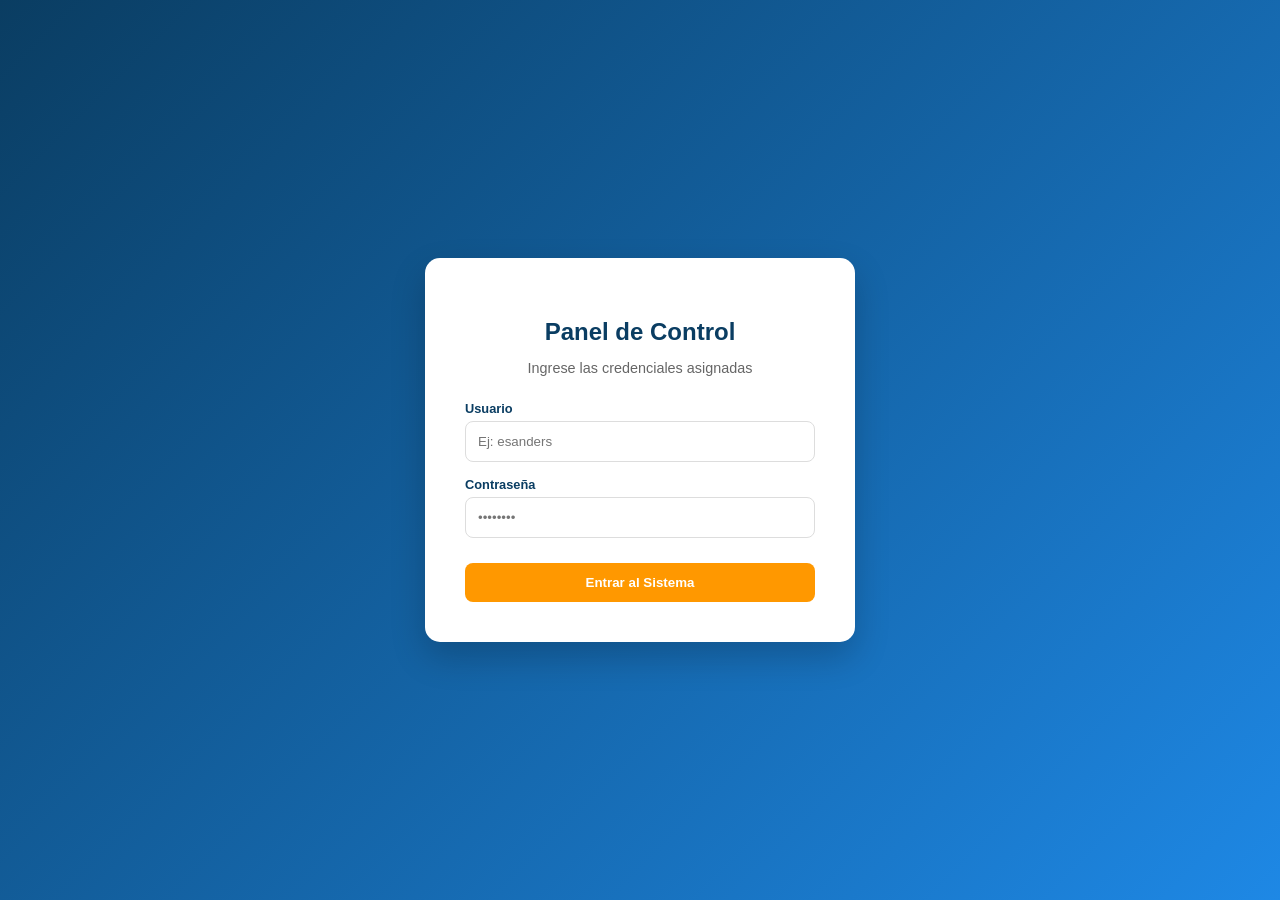
<file: index.html>
<!DOCTYPE html>
<html lang="es">
<head>
    <meta charset="UTF-8">
    <meta name="viewport" content="width=device-width, initial-scale=1.0">
    <title>Login Administrativo | Brillo Express</title>
    <style>
        :root {
            --primary: #0a3d62;
            --accent: #ff9800;
        }
        body {
            font-family: 'Segoe UI', Tahoma, Geneva, Verdana, sans-serif;
            background: linear-gradient(135deg, #0a3d62 0%, #1e88e5 100%);
            display: flex;
            justify-content: center;
            align-items: center;
            height: 100vh;
            margin: 0;
        }
        .login-card {
            background: white;
            padding: 40px;
            border-radius: 15px;
            box-shadow: 0 15px 35px rgba(0,0,0,0.2);
            width: 100%;
            max-width: 350px;
            text-align: center;
        }
        h2 { color: var(--primary); margin-bottom: 10px; }
        p { color: #666; font-size: 0.9rem; margin-bottom: 25px; }
        .input-group { text-align: left; margin-bottom: 15px; }
        label { display: block; font-size: 0.8rem; font-weight: bold; color: var(--primary); margin-bottom: 5px; }
        input {
            width: 100%;
            padding: 12px;
            border: 1px solid #ddd;
            border-radius: 8px;
            box-sizing: border-box;
        }
        button {
            width: 100%;
            padding: 12px;
            background: var(--accent);
            color: white;
            border: none;
            border-radius: 8px;
            font-weight: bold;
            cursor: pointer;
            transition: 0.3s;
            margin-top: 10px;
        }
        button:hover { background: #e68900; transform: translateY(-2px); }
        #error-msg {
            color: #d63031;
            font-size: 0.8rem;
            margin-top: 15px;
            display: none;
        }
    </style>
</head>
<body>
    <div class="login-card">
        <h2>Panel de Control</h2>
        <p>Ingrese las credenciales asignadas</p>
        <div class="input-group">
            <label>Usuario</label>
            <input type="text" id="usuario" placeholder="Ej: esanders">
        </div>
        <div class="input-group">
            <label>Contraseña</label>
            <input type="password" id="password" placeholder="••••••••">
        </div>
        <button onclick="validarAcceso()">Entrar al Sistema</button>
        <div id="error-msg">❌ Usuario o clave incorrectos. Intente de nuevo.</div>
    </div>

    <script>
        function validarAcceso() {
            const user = document.getElementById('usuario').value;
            const pass = document.getElementById('password').value;
            const error = document.getElementById('error-msg');

            // Esta línea es la que hace la magia de llevarte a la otra página
            if (user === "esanders" && pass === "Uth2@261!") {
                window.location.href = "inicio.html";
            } else {
                error.style.display = "block";
                document.getElementById('password').value = "";
            }
        }
    </script>
</body>
</html>
</file>
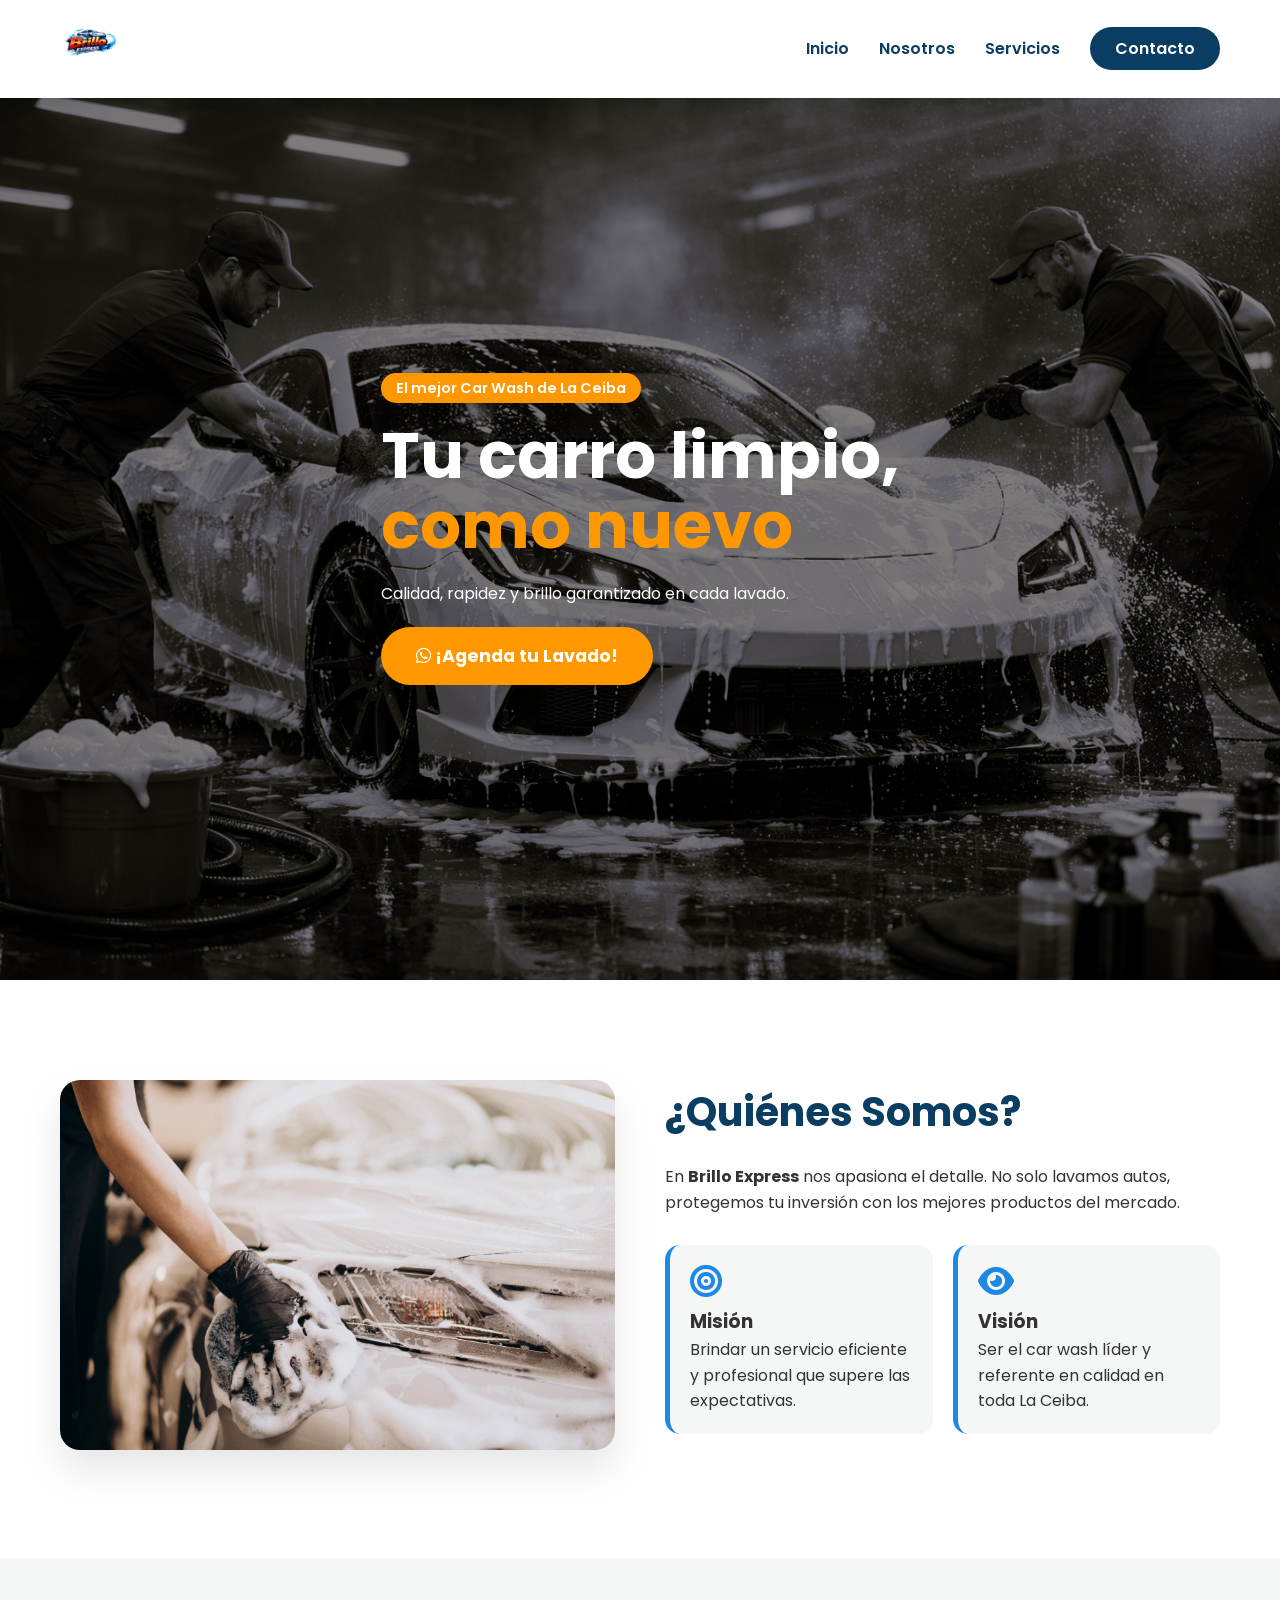
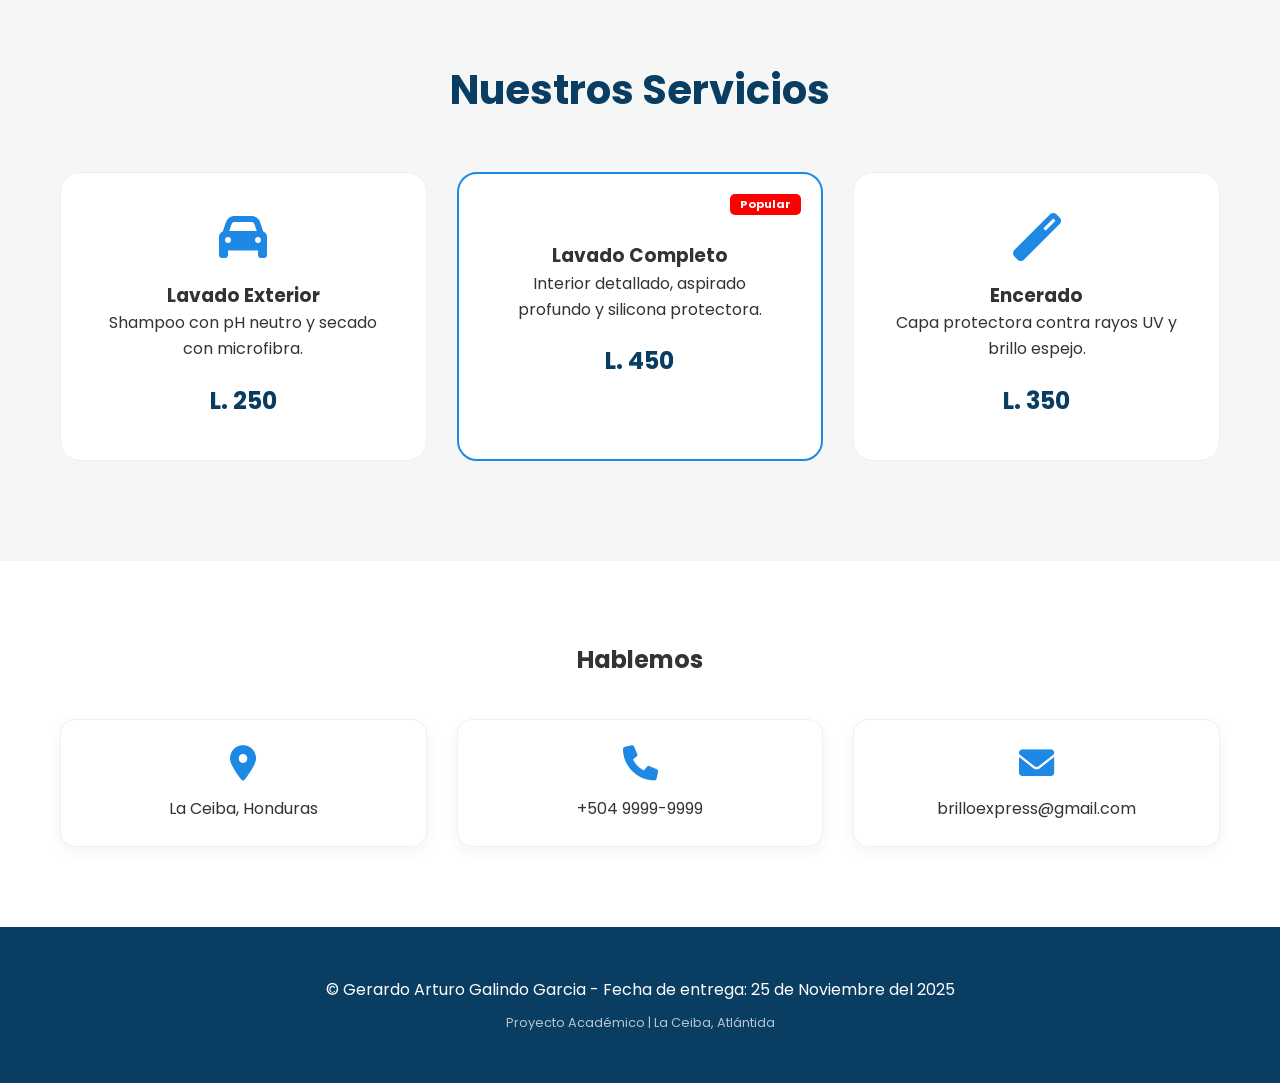
<file: home.html>
<!DOCTYPE html>
<html lang="es">
<head>
    <meta charset="UTF-8">
    <meta name="viewport" content="width=device-width, initial-scale=1.0">
    <title>Brillo Express | Lavado Profesional en La Ceiba</title>
    <link rel="stylesheet" href="style.css">
    <link href="https://fonts.googleapis.com/css2?family=Poppins:wght@300;400;600;700&display=swap" rel="stylesheet">
    <link rel="stylesheet" href="https://cdnjs.cloudflare.com/ajax/libs/font-awesome/6.0.0/css/all.min.css">
</head>
<body>

<header>
    <div class="container header-flex">
        <div class="logo-wrapper">
            <img src="Imagenes/Logo.png" alt="Brillo Express Logo" class="logo">
        </div>
        <nav>
            <ul class="nav-links">
                <li><a href="#inicio">Inicio</a></li>
                <li><a href="#nosotros">Nosotros</a></li>
                <li><a href="#servicios">Servicios</a></li>
                <li><a href="#contacto" class="btn-nav">Contacto</a></li>
            </ul>
        </nav>
    </div>
</header>

<section id="inicio" class="hero">
    <div class="hero-overlay">
        <div class="container">
            <div class="hero-content">
                <span class="badge">El mejor Car Wash de La Ceiba</span>
                <h1>Tu carro limpio, <br><span class="highlight">como nuevo</span></h1>
                <p>Calidad, rapidez y brillo garantizado en cada lavado.</p>
                <div class="hero-btns">
                    <a href="https://wa.me/50499999999" target="_blank" class="btn-primary">
                        <i class="fab fa-whatsapp"></i> ¡Agenda tu Lavado!
                    </a>
                </div>
            </div>
        </div>
    </div>
</section>

<section id="nosotros">
    <div class="container">
        <div class="grid-nosotros">
            <div class="nosotros-img-container">
                <img src="Imagenes/imagen1.jpg" alt="Nuestro Equipo" class="nosotros-img">
            </div>
            <div class="nosotros-text">
                <h2>¿Quiénes Somos?</h2>
                <p>En <strong>Brillo Express</strong> nos apasiona el detalle. No solo lavamos autos, protegemos tu inversión con los mejores productos del mercado.</p>
                <div class="mision-vision">
                    <div class="mv-card">
                        <i class="fas fa-bullseye"></i>
                        <h3>Misión</h3>
                        <p>Brindar un servicio eficiente y profesional que supere las expectativas.</p>
                    </div>
                    <div class="mv-card">
                        <i class="fas fa-eye"></i>
                        <h3>Visión</h3>
                        <p>Ser el car wash líder y referente en calidad en toda La Ceiba.</p>
                    </div>
                </div>
            </div>
        </div>
    </div>
</section>

<section id="servicios" class="bg-light">
    <div class="container">
        <h2 class="section-title">Nuestros Servicios</h2>
        <div class="cards-grid">
            <div class="card">
                <i class="fas fa-car"></i>
                <h3>Lavado Exterior</h3>
                <p>Shampoo con pH neutro y secado con microfibra.</p>
                <span class="price">L. 250</span>
            </div>
            <div class="card featured">
                <div class="pop-tag">Popular</div>
                <i class="fas fa-shining"></i>
                <h3>Lavado Completo</h3>
                <p>Interior detallado, aspirado profundo y silicona protectora.</p>
                <span class="price">L. 450</span>
            </div>
            <div class="card">
                <i class="fas fa-magic"></i>
                <h3>Encerado</h3>
                <p>Capa protectora contra rayos UV y brillo espejo.</p>
                <span class="price">L. 350</span>
            </div>
        </div>
    </div>
</section>

<section id="contacto">
    <div class="container">
        <div class="contacto-wrapper">
            <h2>Hablemos</h2>
            <div class="info-grid">
                <div class="info-item">
                    <i class="fas fa-location-dot"></i>
                    <p>La Ceiba, Honduras</p>
                </div>
                <div class="info-item">
                    <i class="fas fa-phone"></i>
                    <p>+504 9999-9999</p>
                </div>
                <div class="info-item">
                    <i class="fas fa-envelope"></i>
                    <p>brilloexpress@gmail.com</p>
                </div>
            </div>
        </div>
    </div>
</section>

<footer>
    <div class="container">
        <p>© Gerardo Arturo Galindo Garcia - Fecha de entrega: 25 de Noviembre del 2025</p>
        <p class="small">Proyecto Académico | La Ceiba, Atlántida</p>
    </div>
</footer>

</body>
</html>
</file>
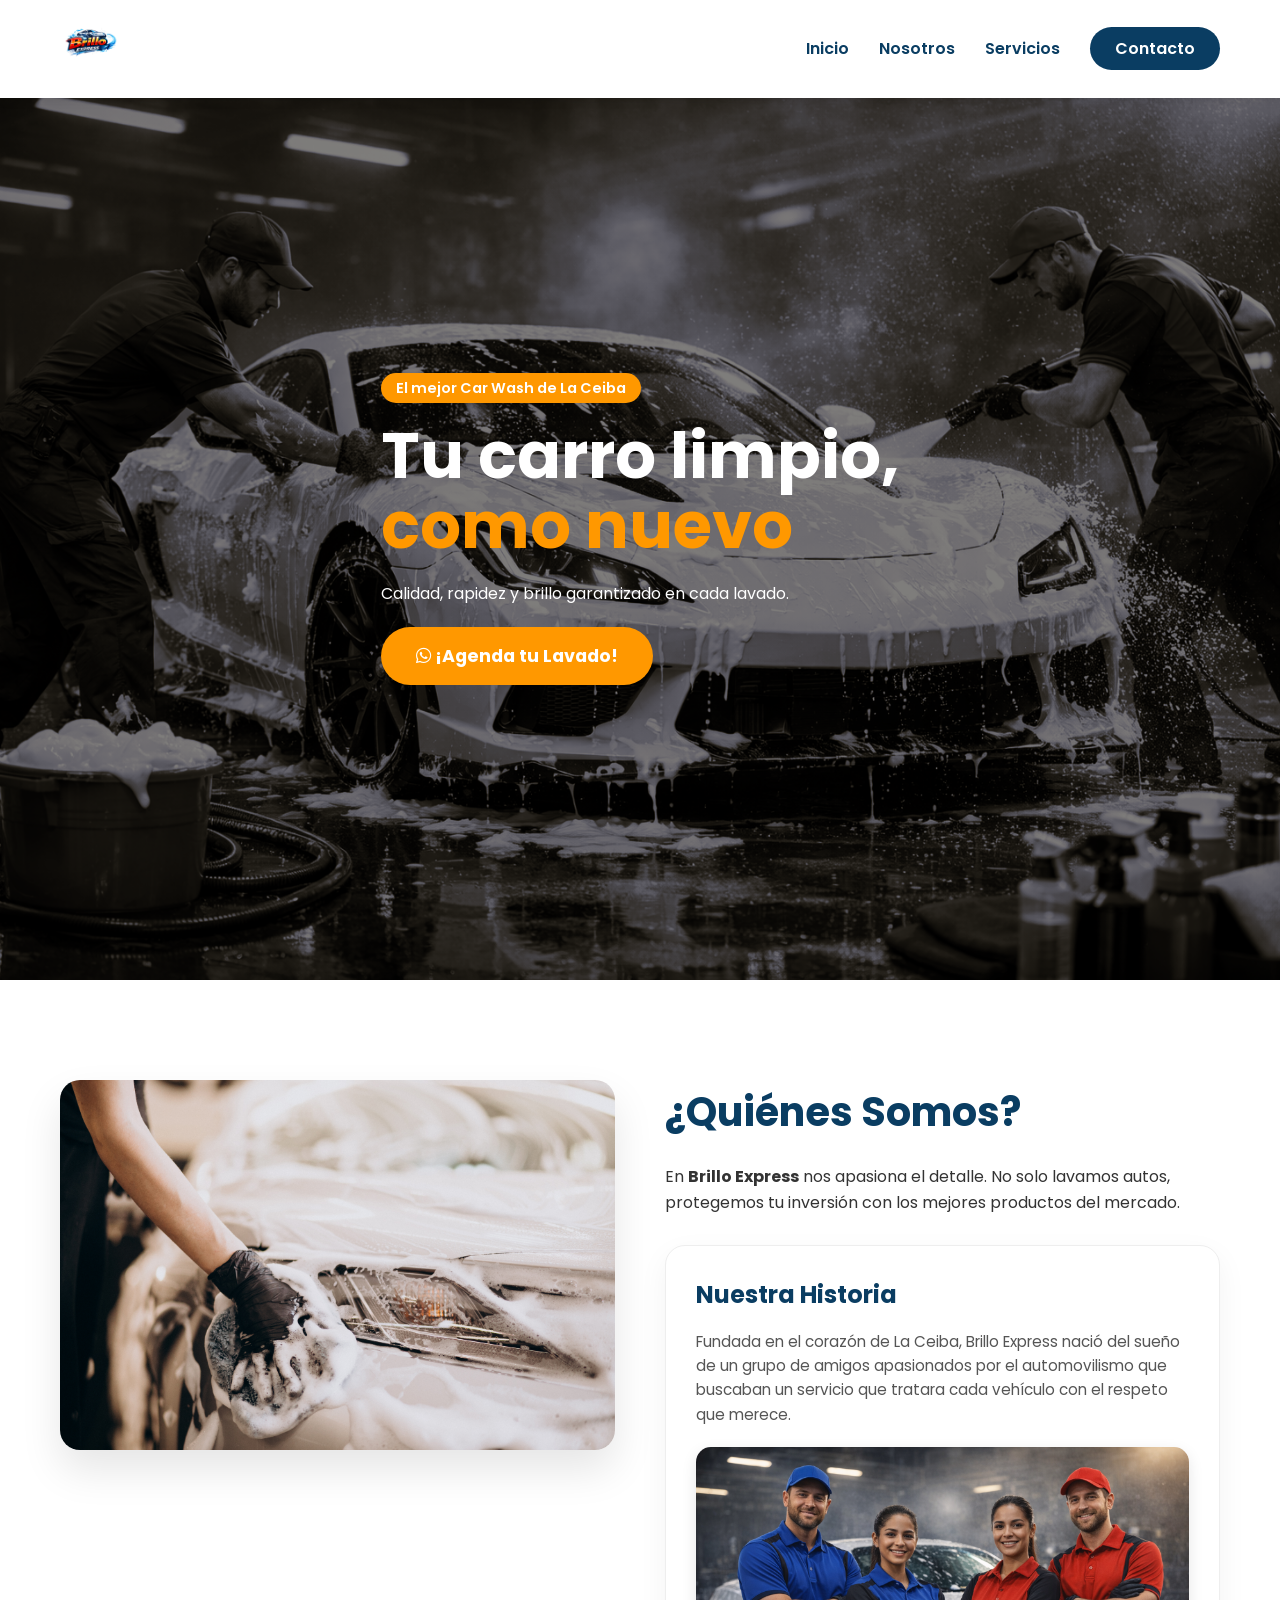
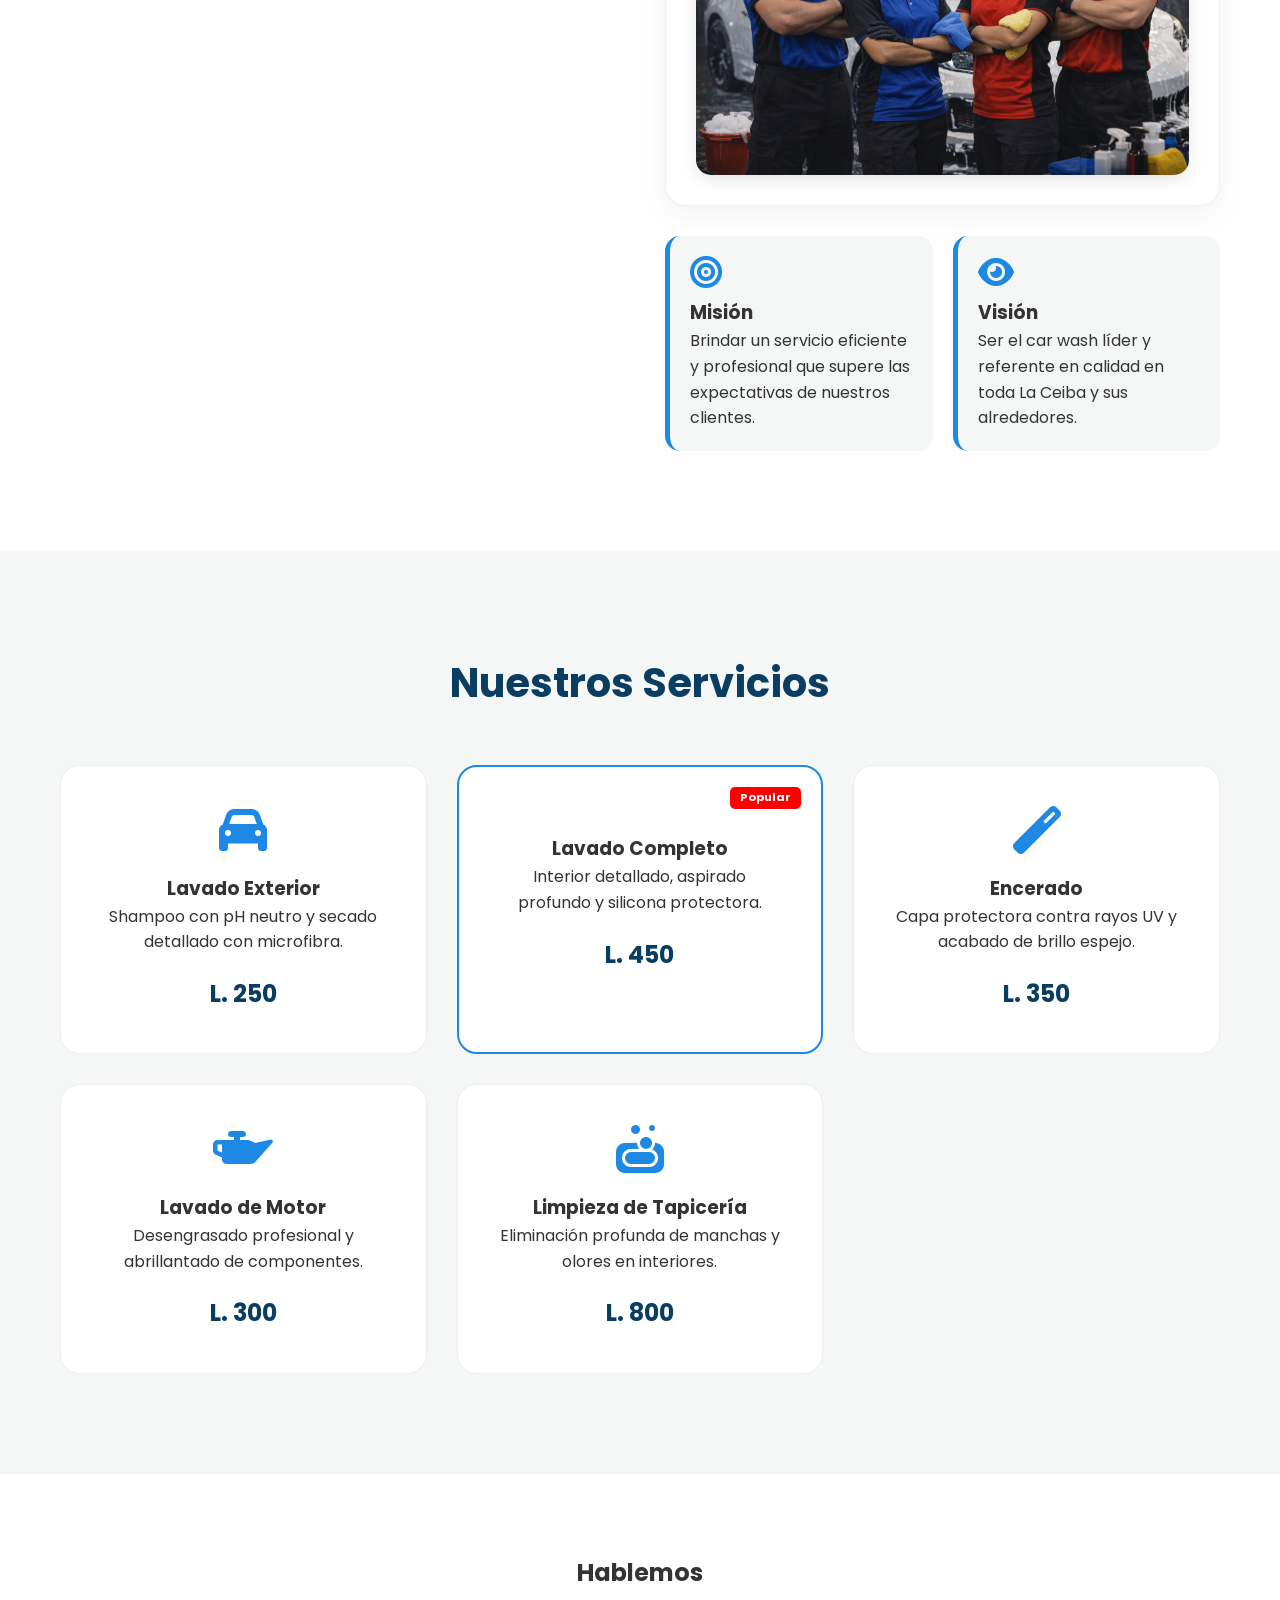
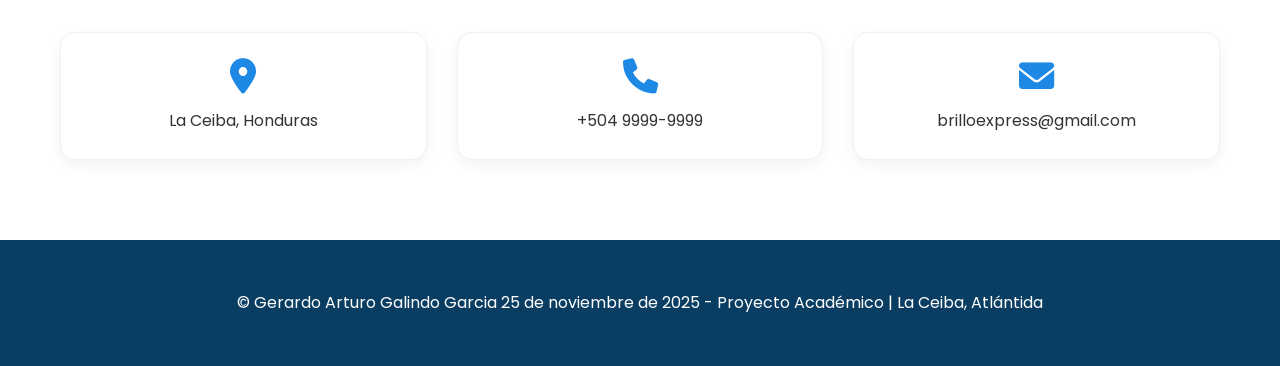
<file: inicio.html>
<!DOCTYPE html>
<html lang="es">
<head>
    <meta charset="UTF-8">
    <meta name="viewport" content="width=device-width, initial-scale=1.0">
    <title>Brillo Express | Lavado Profesional en La Ceiba</title>
    <link rel="stylesheet" href="style.css">
    <link href="https://fonts.googleapis.com/css2?family=Poppins:wght@300;400;600;700&display=swap" rel="stylesheet">
    <link rel="stylesheet" href="https://cdnjs.cloudflare.com/ajax/libs/font-awesome/6.0.0/css/all.min.css">
    <style>
        .hero {
            /* Ruta corregida según tu estructura: Imagenes/Fondo.png */
            background: #2c3e50 url('Imagenes/Fondo.png') no-repeat center center/cover;
            min-height: 80vh;
        }
    </style>
</head>
<body>

<header>
    <div class="container header-flex">
        <div class="logo-wrapper">
            <img src="Imagenes/Logo.png" alt="Brillo Express Logo" class="logo">
        </div>
        <nav>
            <ul class="nav-links">
                <li><a href="#inicio">Inicio</a></li>
                <li><a href="#nosotros">Nosotros</a></li>
                <li><a href="#servicios">Servicios</a></li>
                <li><a href="#contacto" class="btn-nav">Contacto</a></li>
            </ul>
        </nav>
    </div>
</header>

<section id="inicio" class="hero">
    <div class="hero-overlay">
        <div class="container">
            <div class="hero-content">
                <span class="badge">El mejor Car Wash de La Ceiba</span>
                <h1>Tu carro limpio, <br><span class="highlight">como nuevo</span></h1>
                <p>Calidad, rapidez y brillo garantizado en cada lavado.</p>
                <div class="hero-btns">
                    <a href="https://wa.me/50499999999" target="_blank" class="btn-primary">
                        <i class="fab fa-whatsapp"></i> ¡Agenda tu Lavado!
                    </a>
                </div>
            </div>
        </div>
    </div>
</section>

<section id="nosotros">
    <div class="container">
        <div class="grid-nosotros">
            <div class="nosotros-img-container">
                <img src="Imagenes/imagen1.jpg" alt="Nuestro Equipo" class="nosotros-img">
            </div>
            <div class="nosotros-text">
                <h2>¿Quiénes Somos?</h2>
                <p>En <strong>Brillo Express</strong> nos apasiona el detalle. No solo lavamos autos, protegemos tu inversión con los mejores productos del mercado.</p>
                
                <div class="historia-box">
                    <h3>Nuestra Historia</h3>
                    <p>
                        Fundada en el corazón de La Ceiba, Brillo Express nació del sueño de un grupo de amigos apasionados por el automovilismo que buscaban un servicio que tratara cada vehículo con el respeto que merece.
                    </p>
                    <img src="Imagenes/Grupo.png" alt="Equipo Brillo Express" class="historia-img">
                </div>

                <div class="mision-vision">
                    <div class="mv-card">
                        <i class="fas fa-bullseye"></i>
                        <h3>Misión</h3>
                        <p>Brindar un servicio eficiente y profesional que supere las expectativas de nuestros clientes.</p>
                    </div>
                    <div class="mv-card">
                        <i class="fas fa-eye"></i>
                        <h3>Visión</h3>
                        <p>Ser el car wash líder y referente en calidad en toda La Ceiba y sus alrededores.</p>
                    </div>
                </div>
            </div>
        </div>
    </div>
</section>

<section id="servicios" class="bg-light">
    <div class="container">
        <h2 class="section-title">Nuestros Servicios</h2>
        <div class="cards-grid">
            <div class="card">
                <i class="fas fa-car"></i>
                <h3>Lavado Exterior</h3>
                <p>Shampoo con pH neutro y secado detallado con microfibra.</p>
                <span class="price">L. 250</span>
            </div>
            <div class="card featured">
                <div class="pop-tag">Popular</div>
                <i class="fas fa-shining"></i>
                <h3>Lavado Completo</h3>
                <p>Interior detallado, aspirado profundo y silicona protectora.</p>
                <span class="price">L. 450</span>
            </div>
            <div class="card">
                <i class="fas fa-magic"></i>
                <h3>Encerado</h3>
                <p>Capa protectora contra rayos UV y acabado de brillo espejo.</p>
                <span class="price">L. 350</span>
            </div>
            <div class="card">
                <i class="fas fa-oil-can"></i>
                <h3>Lavado de Motor</h3>
                <p>Desengrasado profesional y abrillantado de componentes.</p>
                <span class="price">L. 300</span>
            </div>
            <div class="card">
                <i class="fas fa-soap"></i>
                <h3>Limpieza de Tapicería</h3>
                <p>Eliminación profunda de manchas y olores en interiores.</p>
                <span class="price">L. 800</span>
            </div>
        </div>
    </div>
</section>

<section id="contacto">
    <div class="container">
        <div class="contacto-wrapper">
            <h2>Hablemos</h2>
            <div class="info-grid">
                <div class="info-item">
                    <i class="fas fa-location-dot"></i>
                    <p>La Ceiba, Honduras</p>
                </div>
                <div class="info-item">
                    <i class="fas fa-phone"></i>
                    <p>+504 9999-9999</p>
                </div>
                <div class="info-item">
                    <i class="fas fa-envelope"></i>
                    <p>brilloexpress@gmail.com</p>
                </div>
            </div>
        </div>
    </div>
</section>

<footer>
    <div class="container">
        <p>© Gerardo Arturo Galindo Garcia 25 de noviembre de 2025 - Proyecto Académico | La Ceiba, Atlántida</p>
    </div>
</footer>

</body>
</html>
</file>
<file: style.css>
:root {
    --primary: #0a3d62;
    --secondary: #1e88e5;
    --accent: #ff9800;
    --light: #f4f7f6;
    --dark: #333;
    --white: #ffffff;
}

* {
    margin: 0;
    padding: 0;
    box-sizing: border-box;
}

body {
    font-family: 'Poppins', sans-serif;
    line-height: 1.6;
    color: var(--dark);
    scroll-behavior: smooth;
}

.container {
    max-width: 1200px;
    margin: 0 auto;
    padding: 0 20px;
}

header {
    background: var(--white);
    padding: 15px 0;
    position: fixed;
    width: 100%;
    top: 0;
    z-index: 1000;
    box-shadow: 0 2px 10px rgba(0,0,0,0.1);
}

.header-flex {
    display: flex;
    justify-content: space-between;
    align-items: center;
}

.logo {
    height: 60px;
}

.nav-links {
    display: flex;
    list-style: none;
    gap: 30px;
    align-items: center;
}

.nav-links a {
    text-decoration: none;
    color: var(--primary);
    font-weight: 600;
    transition: 0.3s;
}

.nav-links a:hover {
    color: var(--secondary);
}

.btn-nav {
    background: var(--primary);
    color: var(--white) !important;
    padding: 10px 25px;
    border-radius: 50px;
}

/* HERO SECTION - CORREGIDO */
.hero {
    height: 100vh;
    /* Se corrigió el error de dedo para que cargue Fondo.png */
    background: url('Imagenes/Fondo.png') no-repeat center center/cover;
    margin-top: 80px;
}

.hero-overlay {
    height: 100%;
    background: rgba(0, 0, 0, 0.5);
    display: flex;
    align-items: center;
}

.hero-content {
    color: var(--white);
    max-width: 700px;
}

.badge {
    background: var(--accent);
    padding: 5px 15px;
    border-radius: 20px;
    font-size: 0.9rem;
    font-weight: 600;
}

.hero h1 {
    font-size: 4rem;
    margin: 20px 0;
    line-height: 1.1;
}

.highlight {
    color: var(--accent);
}

.btn-primary {
    display: inline-block;
    background: var(--accent);
    color: var(--white);
    padding: 15px 35px;
    border-radius: 50px;
    text-decoration: none;
    font-weight: 700;
    font-size: 1.1rem;
    transition: 0.3s;
    margin-top: 20px;
}

.btn-primary:hover {
    transform: translateY(-3px);
    box-shadow: 0 10px 20px rgba(0,0,0,0.2);
}

#nosotros {
    padding: 100px 0;
}

.grid-nosotros {
    display: grid;
    grid-template-columns: 1fr 1fr;
    gap: 50px;
    align-items: start;
}

.nosotros-img {
    width: 100%;
    border-radius: 20px;
    box-shadow: 0 20px 40px rgba(0,0,0,0.1);
}

.nosotros-text h2 {
    font-size: 2.5rem;
    color: var(--primary);
    margin-bottom: 20px;
}

.mision-vision {
    display: grid;
    grid-template-columns: 1fr 1fr;
    gap: 20px;
    margin-top: 30px;
}

.mv-card {
    padding: 20px;
    background: var(--light);
    border-radius: 15px;
    border-left: 5px solid var(--secondary);
}

.mv-card i {
    font-size: 2rem;
    color: var(--secondary);
    margin-bottom: 10px;
}

.bg-light {
    background: var(--light);
    padding: 100px 0;
}

.section-title {
    text-align: center;
    font-size: 2.5rem;
    color: var(--primary);
    margin-bottom: 50px;
}

.cards-grid {
    display: grid;
    grid-template-columns: repeat(auto-fit, minmax(300px, 1fr));
    gap: 30px;
}

.card {
    background: var(--white);
    padding: 40px;
    border-radius: 20px;
    text-align: center;
    transition: 0.3s;
    position: relative;
    border: 1px solid #eee;
}

.card:hover {
    transform: translateY(-10px);
    box-shadow: 0 20px 40px rgba(0,0,0,0.1);
}

.card i {
    font-size: 3rem;
    color: var(--secondary);
    margin-bottom: 20px;
}

.price {
    display: block;
    font-size: 1.5rem;
    font-weight: 700;
    color: var(--primary);
    margin-top: 20px;
}

.featured {
    border: 2px solid var(--secondary);
}

.pop-tag {
    position: absolute;
    top: 20px;
    right: 20px;
    background: red;
    color: white;
    padding: 2px 10px;
    border-radius: 5px;
    font-size: 0.7rem;
    font-weight: 700;
}

footer {
    background: var(--primary);
    color: var(--white);
    padding: 50px 0;
    text-align: center;
}

.small {
    font-size: 0.8rem;
    opacity: 0.7;
    margin-top: 10px;
}

.historia-box {
    margin-top: 30px;
    padding: 30px;
    background: #ffffff;
    border-radius: 20px;
    border: 1px solid #eee;
    box-shadow: 0 10px 30px rgba(0,0,0,0.05);
}

.historia-box h3 {
    color: var(--primary);
    margin-bottom: 15px;
    font-size: 1.5rem;
}

.historia-box p {
    font-size: 0.95rem;
    color: #555;
    margin-bottom: 20px;
}

.historia-img {
    width: 100%;
    height: auto;
    border-radius: 15px;
    display: block;
    box-shadow: 0 5px 15px rgba(0,0,0,0.1);
}

.contacto-wrapper {
    padding: 80px 0;
    text-align: center;
}

.info-grid {
    display: flex;
    justify-content: center;
    gap: 30px;
    flex-wrap: wrap;
    margin-top: 40px;
}

.info-item {
    text-align: center;
    flex: 1;
    min-width: 250px;
    background: #fff;
    padding: 25px;
    border-radius: 15px;
    box-shadow: 0 5px 15px rgba(0,0,0,0.05);
    border: 1px solid #f0f0f0;
}

.info-item i {
    font-size: 2.2rem;
    color: var(--secondary);
    margin-bottom: 15px;
}

@media (max-width: 768px) {
    .grid-nosotros {
        grid-template-columns: 1fr;
    }
    .hero h1 {
        font-size: 2.5rem;
    }
    .nav-links {
        display: none;
    }
}
</file>
